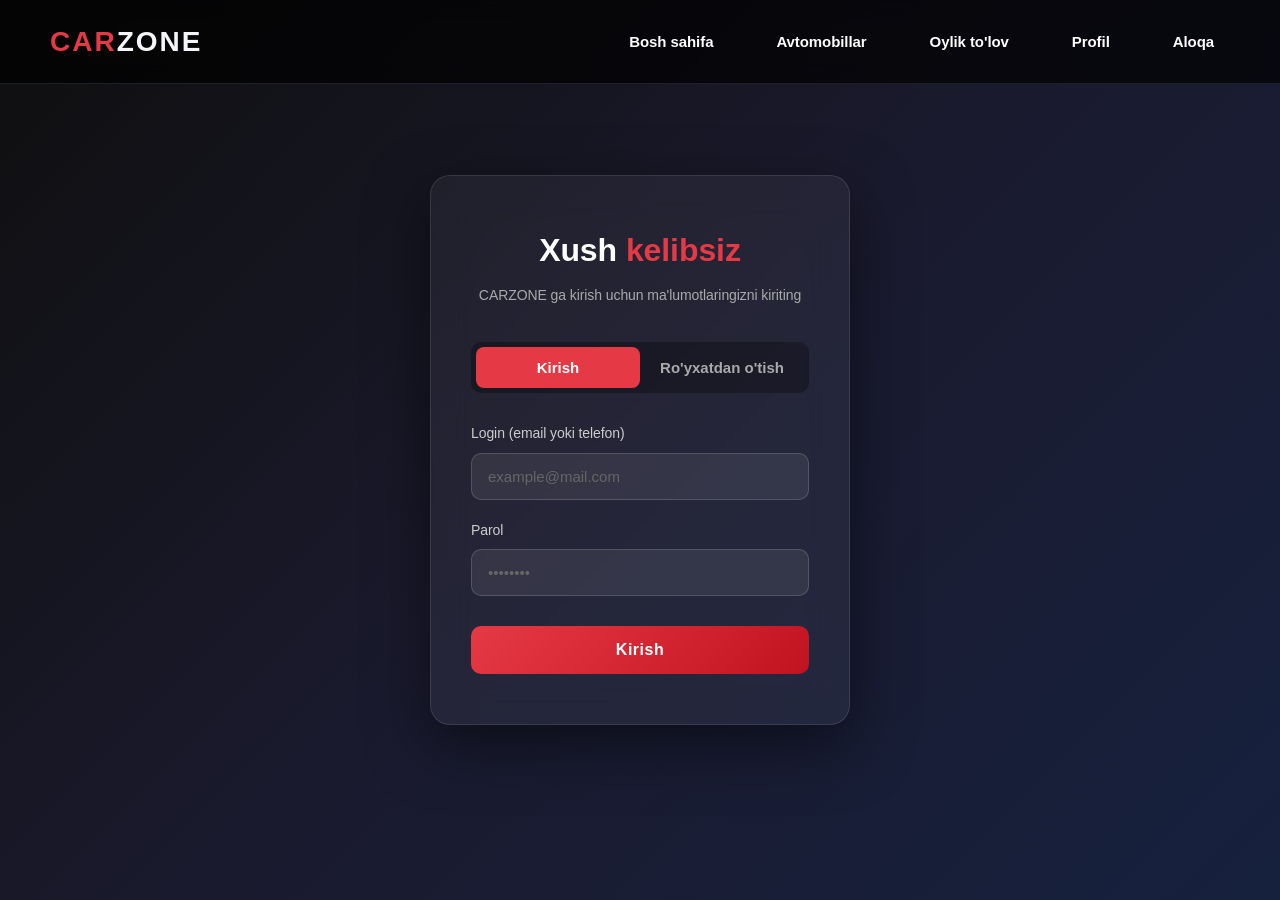
<file: login.html>
<!DOCTYPE html>
<html lang="uz">
<head>
    <meta charset="UTF-8">
    <meta name="viewport" content="width=device-width, initial-scale=1.0">

    <title>Kirish - CARZONE</title>

    <link rel="stylesheet" href="./css/style.css">

    <style>
        * {
            margin: 0;
            padding: 0;
            box-sizing: border-box;
            font-family: 'Segoe UI', Tahoma, Geneva, Verdana, sans-serif;
        }

        body {
            background: linear-gradient(135deg, #0f0f0f 0%, #1a1a2e 50%, #16213e 100%);
            min-height: 100vh;
            display: flex;
            flex-direction: column;
            align-items: center;
            justify-content: center;
            color: #fff;
        }

        header {
            position: absolute;
            top: 0;
            left: 0;
            right: 0;
            display: flex;
            justify-content: space-between;
            align-items: center;
            padding: 20px 50px;
            background: rgba(0, 0, 0, 0.7);
            backdrop-filter: blur(10px);
        }

        .logo {
            font-size: 28px;
            font-weight: bold;
            letter-spacing: 2px;
        }

        .logo span {
            color: #e63946;
        }

        nav a {
            color: #fff;
            text-decoration: none;
            margin-left: 25px;
            font-size: 15px;
            transition: color 0.3s;
        }

        nav a:hover {
            color: #e63946;
        }

        .login-container {
            background: rgba(255, 255, 255, 0.05);
            backdrop-filter: blur(20px);
            border: 1px solid rgba(255, 255, 255, 0.1);
            border-radius: 20px;
            padding: 50px 40px;
            width: 420px;
            box-shadow: 0 20px 60px rgba(0, 0, 0, 0.5);
        }

        .login-container h1 {
            text-align: center;
            font-size: 32px;
            margin-bottom: 10px;
        }

        .login-container h1 span {
            color: #e63946;
        }

        .login-subtitle {
            text-align: center;
            color: #aaa;
            margin-bottom: 35px;
            font-size: 14px;
        }
        main {
    background: linear-gradient(
        rgba(0, 255, 255, 0.534),
        rgb(0, 0, 0)
    );
}
        .tab-buttons {
            display: flex;
            margin-bottom: 30px;
            background: rgba(0, 0, 0, 0.3);
            border-radius: 10px;
            padding: 5px;
        }

        .tab-btn {
            flex: 1;
            padding: 12px;
            background: transparent;
            border: none;
            color: #aaa;
            font-size: 15px;
            font-weight: 600;
            cursor: pointer;
            border-radius: 8px;
            transition: all 0.3s;
        }

        .tab-btn.active {
            background: #e63946;
            color: #fff;
        }

        .form-group {
            margin-bottom: 20px;
        }

        .form-group label {
            display: block;
            margin-bottom: 8px;
            color: #ccc;
            font-size: 14px;
            font-weight: 500;
        }

        .form-group input {
            width: 100%;
            padding: 14px 16px;
            background: rgba(255, 255, 255, 0.08);
            border: 1px solid rgba(255, 255, 255, 0.15);
            border-radius: 10px;
            color: #fff;
            font-size: 15px;
            transition: all 0.3s;
        }

        .form-group input:focus {
            outline: none;
            border-color: #e63946;
            background: rgba(255, 255, 255, 0.12);
        }

        .form-group input::placeholder {
            color: #666;
        }

        .submit-btn {
            width: 100%;
            padding: 15px;
            background: linear-gradient(135deg, #e63946 0%, #c1121f 100%);
            border: none;
            border-radius: 10px;
            color: #fff;
            font-size: 16px;
            font-weight: 600;
            cursor: pointer;
            margin-top: 10px;
            transition: all 0.3s;
            letter-spacing: 0.5px;
        }

        .submit-btn:hover {
            transform: translateY(-2px);
            box-shadow: 0 10px 25px rgba(230, 57, 70, 0.4);
        }

        .form-section {
            display: none;
        }

        .form-section.active {
            display: block;
            animation: fadeIn 0.4s ease;
        }
        .hero::before {
    content: '';
    position: absolute;
    top: 0;
    left: 0;
    right: 0;
    bottom: 0;
    background-image: 
        linear-gradient(rgba(0, 255, 200, 0.03) 1px, transparent 1px),
        linear-gradient(90deg, rgba(0, 255, 200, 0.03) 1px, transparent 1px);
    background-size: 50px 50px;
    pointer-events: none;
}.hero {
    min-height: 100vh;
    background: url('evolt-bg.png') center/cover no-repeat;
    position: relative;
}
        @keyframes fadeIn {
            from { opacity: 0; transform: translateY(10px); }
            to { opacity: 1; transform: translateY(0); }
        }

        .error-msg {
            color: #ff6b6b;
            font-size: 13px;
            margin-top: 8px;
            display: none;
        }

        .success-msg {
            color: #51cf66;
            font-size: 13px;
            margin-top: 8px;
            display: none;
        }

        @media (max-width: 500px) {
            .login-container {
                width: 90%;
                padding: 35px 25px;
            }

            header {
                padding: 15px 20px;
            }

            nav a {
                margin-left: 15px;
                font-size: 13px;
            }
        }
    </style>
</head>

<body>

<header>
    <div class="logo">
        <span>CAR</span>ZONE
    </div>

    <nav>
        <a href="index.html">Bosh sahifa</a>
        <a href="index.html">Avtomobillar</a>
        <a href="#">Oylik to'lov</a>
        <a href="#">Profil</a>
        <a href="#">Aloqa</a>
    </nav>
</header>

<div class="login-container">

    <h1>Xush <span>kelibsiz</span></h1>
    <p class="login-subtitle">CARZONE ga kirish uchun ma'lumotlaringizni kiriting</p>

    <div class="tab-buttons">
        <button class="tab-btn active" data-tab="login">Kirish</button>
        <button class="tab-btn" data-tab="register">Ro'yxatdan o'tish</button>
    </div>

    <!-- KIRISH FORMASI -->
    <form id="loginForm" class="form-section active">

        <div class="form-group">
            <label>Login (email yoki telefon)</label>
            <input
                type="text"
                id="loginEmail"
                placeholder="example@mail.com"
                required
            >
        </div>

        <div class="form-group">
            <label>Parol</label>
            <input
                type="password"
                id="loginPassword"
                placeholder="••••••••"
                required
            >
        </div>

        <p class="error-msg" id="loginError">Login yoki parol noto'g'ri!</p>

        <button type="submit" class="submit-btn">Kirish</button>
    </form>

    <!-- RO'YXATDAN O'TISH FORMASI -->
    <form id="registerForm" class="form-section">

        <div class="form-group">
            <label>To'liq ismingiz</label>
            <input
                type="text"
                id="regName"
                placeholder="Ismingizni kiriting"
                required
            >
        </div>

        <div class="form-group">
            <label>Email</label>
            <input
                type="email"
                id="regEmail"
                placeholder="example@mail.com"
                required
            >
        </div>

        <div class="form-group">
            <label>Telefon raqam</label>
            <input
                type="tel"
                id="regPhone"
                placeholder="+998 90 123 45 67"
                required
            >
        </div>

        <div class="form-group">
            <label>Parol</label>
            <input
                type="password"
                id="regPassword"
                placeholder="Kamida 6 ta belgi"
                required
            >
        </div>

        <div class="form-group">
            <label>Parolni tasdiqlang</label>
            <input
                type="password"
                id="regConfirm"
                placeholder="Parolni qayta kiriting"
                required
            >
        </div>

        <p class="error-msg" id="regError"></p>
        <p class="success-msg" id="regSuccess">Ro'yxatdan o'tish muvaffaqiyatli! Endi tizimga kiring.</p>

        <button type="submit" class="submit-btn">Ro'yxatdan o'tish</button>
    </form>

</div>

<script>

// Tab almashish
const tabButtons = document.querySelectorAll(".tab-btn");
const loginForm = document.getElementById("loginForm");
const registerForm = document.getElementById("registerForm");

tabButtons.forEach(btn => {
    btn.addEventListener("click", () => {
        tabButtons.forEach(b => b.classList.remove("active"));
        btn.classList.add("active");

        if (btn.dataset.tab === "login") {
            loginForm.classList.add("active");
            registerForm.classList.remove("active");
        } else {
            registerForm.classList.add("active");
            loginForm.classList.remove("active");
        }
    });
});

// ============ RO'YXATDAN O'TISH ============
registerForm.addEventListener("submit", function(event) {
    event.preventDefault();

    const name = document.getElementById("regName").value.trim();
    const email = document.getElementById("regEmail").value.trim();
    const phone = document.getElementById("regPhone").value.trim();
    const password = document.getElementById("regPassword").value;
    const confirm = document.getElementById("regConfirm").value;

    const errorMsg = document.getElementById("regError");
    const successMsg = document.getElementById("regSuccess");

    errorMsg.style.display = "none";
    successMsg.style.display = "none";

    // Tekshiruvlar
    if (name.length < 2) {
        errorMsg.textContent = "Ism kamida 2 ta harfdan iborat bo'lishi kerak!";
        errorMsg.style.display = "block";
        return;
    }

    if (password.length < 6) {
        errorMsg.textContent = "Parol kamida 6 ta belgidan iborat bo'lishi kerak!";
        errorMsg.style.display = "block";
        return;
    }

    if (password !== confirm) {
        errorMsg.textContent = "Parollar mos kelmadi!";
        errorMsg.style.display = "block";
        return;
    }

    // Foydalanuvchini localStorage ga saqlash
    const users = JSON.parse(localStorage.getItem("carzone_users") || "[]");

    // Email allaqachon ro'yxatdan o'tganmi tekshirish
    const exists = users.find(u => u.email === email);
    if (exists) {
        errorMsg.textContent = "Bu email allaqachon ro'yxatdan o'tgan!";
        errorMsg.style.display = "block";
        return;
    }

    users.push({
        name: name,
        email: email,
        phone: phone,
        password: password,
        date: new Date().toLocaleString('uz-UZ')
    });

    localStorage.setItem("carzone_users", JSON.stringify(users));

    // Muvaffaqiyat
    successMsg.style.display = "block";
    registerForm.reset();

    // 2 soniyadan keyin login tabiga o'tish
    setTimeout(() => {
        tabButtons[0].click();
        successMsg.style.display = "none";
    }, 2000);
});

// ============ KIRISH ============
loginForm.addEventListener("submit", function(event) {
    event.preventDefault();

    const email = document.getElementById("loginEmail").value.trim();
    const password = document.getElementById("loginPassword").value;
    const errorMsg = document.getElementById("loginError");

    errorMsg.style.display = "none";

    const users = JSON.parse(localStorage.getItem("carzone_users") || "[]");

    // Foydalanuvchini topish
    const user = users.find(u => 
        (u.email === email || u.phone === email) && u.password === password
    );

    if (!user) {
        errorMsg.textContent = "Login yoki parol noto'g'ri!";
        errorMsg.style.display = "block";
        return;
    }

    // Tizimga kirgan foydalanuvchini saqlash
    localStorage.setItem("currentUser", JSON.stringify(user));

    // Xush kelibsiz xabari va index.html ga yo'naltirish
    alert("Xush kelibsiz, " + user.name + "!");
    window.location.href = "index.html";
});

// ============ DEMO HISOB ============
// Agar foydalanuvchilar ro'yxati bo'sh bo'lsa, demo hisob qo'shamiz
(function() {
    const users = JSON.parse(localStorage.getItem("carzone_users") || "[]");
    if (users.length === 0) {
        users.push({
            name: "Demo Foydalanuvchi",
            email: "demo@carzone.uz",
            phone: "+998 90 123 45 67",
            password: "demo123",
            date: new Date().toLocaleString('uz-UZ')
        });
        localStorage.setItem("carzone_users", JSON.stringify(users));
        console.log("Demo hisob yaratildi:");
        console.log("Email: demo@carzone.uz");
        console.log("Parol: demo123");
    }
})();

</script>

</body>
</html>
</file>
<file: css/style.css>
@import url('https://fonts.googleapis.com/css2?family=Inter:wght@400;500;600;700;800;900&display=swap');

/* =====================================================
   CARZONE — PREMIUM UI
   Barcha class nomlari saqlangan, faqat dizayn yangilangan
===================================================== */

:root {
    --bg: #07090c;
    --bg-soft: #0b0f14;
    --surface: #10151b;
    --surface-2: #151b23;
    --line: #232b35;
    --line-soft: #1a2129;
    --text: #f3f5f8;
    --muted: #8a94a1;
    --muted-2: #626c78;
    --accent: #e50914;
    --accent-hover: #ff2a35;
    --accent-grad: linear-gradient(135deg, #ff2a35 0%, #c20711 100%);
    --success: #3bd16f;
    --danger: #ff4550;

    --r-sm: 8px;
    --r-md: 12px;
    --r-lg: 18px;
    --r-xl: 24px;

    --shadow-sm: 0 2px 8px rgba(0, 0, 0, 0.25);
    --shadow-md: 0 12px 32px rgba(0, 0, 0, 0.35);
    --shadow-lg: 0 28px 70px rgba(0, 0, 0, 0.5);
    --glow: 0 10px 30px rgba(229, 9, 20, 0.28);

    --ease: cubic-bezier(0.22, 0.61, 0.36, 1);
    --t: 0.3s var(--ease);
}

/* ================= RESET / BASE ================= */

* {
    margin: 0;
    padding: 0;
    box-sizing: border-box;
}

html {
    scroll-behavior: smooth;
    -webkit-text-size-adjust: 100%;
}

body {
    font-family: 'Inter', system-ui, -apple-system, 'Segoe UI', sans-serif;
    background: var(--bg);
    color: var(--text);
    line-height: 1.55;
    letter-spacing: -0.005em;
    -webkit-font-smoothing: antialiased;
    -moz-osx-font-smoothing: grayscale;
    overflow-x: hidden;
}

main {
    width: 90%;
    max-width: 1370px;
    min-height: 700px;
    margin: auto;
    padding-bottom: 80px;
    background: radial-gradient(
        ellipse 80% 40% at 50% 0%,
        rgba(229, 9, 20, 0.10),
        transparent 70%
    );
}

a {
    text-decoration: none;
    color: inherit;
}

img {
    max-width: 100%;
}

button,
input,
select,
textarea {
    font-family: inherit;
}

button {
    cursor: pointer;
}

:focus-visible {
    outline: 2px solid var(--accent-hover);
    outline-offset: 3px;
}

::selection {
    background: var(--accent);
    color: #fff;
}

::-webkit-scrollbar {
    width: 10px;
}

::-webkit-scrollbar-track {
    background: var(--bg);
}

::-webkit-scrollbar-thumb {
    background: #28313b;
    border-radius: 10px;
}

::-webkit-scrollbar-thumb:hover {
    background: #3a4551;
}

/* ================= HEADER ================= */

header,
.header {
    width: 100%;
    min-height: 76px;
    display: flex;
    align-items: center;
    justify-content: space-between;
    padding: 0 6%;
    background: rgba(8, 10, 13, 0.78);
    -webkit-backdrop-filter: saturate(160%) blur(18px);
    backdrop-filter: saturate(160%) blur(18px);
    border-bottom: 1px solid var(--line-soft);
    position: sticky;
    top: 0;
    z-index: 1000;
}

.logo {
    font-size: 26px;
    font-weight: 900;
    letter-spacing: -1.2px;
    color: var(--text);
}

.logo span {
    color: var(--accent);
}

nav,
.header nav {
    display: flex;
    align-items: center;
    gap: 6px;
}

nav a,
.header nav a {
    position: relative;
    padding: 9px 16px;
    border-radius: 999px;
    color: #a3acb8;
    font-size: 14px;
    font-weight: 600;
    transition: color var(--t), background var(--t);
}

nav a:hover,
.header nav a:hover {
    color: #fff;
    background: rgba(255, 255, 255, 0.06);
}

nav a.active,
.header nav a.active {
    color: #fff;
    background: rgba(229, 9, 20, 0.14);
    box-shadow: inset 0 0 0 1px rgba(229, 9, 20, 0.35);
}

.menu-btn {
    display: none;
    width: 44px;
    height: 44px;
    align-items: center;
    justify-content: center;
    background: var(--surface);
    border: 1px solid var(--line);
    border-radius: var(--r-sm);
    color: #fff;
    font-size: 24px;
    line-height: 1;
    transition: border-color var(--t), background var(--t);
}

.menu-btn:hover {
    border-color: var(--accent);
}

/* ================= BUTTONS ================= */

.main-btn,
.confirm-btn,
.buy-btn,
.calculate-btn,
.login-btn {
    display: inline-flex;
    align-items: center;
    justify-content: center;
    gap: 8px;
    border: none;
    background: var(--accent-grad);
    color: #fff;
    padding: 15px 28px;
    border-radius: var(--r-md);
    font-size: 15px;
    font-weight: 700;
    letter-spacing: 0.01em;
    box-shadow: var(--glow);
    transition: transform var(--t), box-shadow var(--t), filter var(--t);
}

.main-btn:hover,
.confirm-btn:hover,
.buy-btn:hover,
.calculate-btn:hover,
.login-btn:hover {
    transform: translateY(-2px);
    filter: brightness(1.1);
    box-shadow: 0 16px 38px rgba(229, 9, 20, 0.38);
}

.main-btn:active,
.confirm-btn:active,
.buy-btn:active,
.calculate-btn:active,
.login-btn:active {
    transform: translateY(0);
}

.confirm-btn,
.buy-btn {
    width: 100%;
    height: 54px;
    padding: 0 24px;
}

.confirm-btn {
    margin-top: 30px;
}

.calculate-btn,
.login-btn {
    width: 100%;
    margin-top: 10px;
}

.outline-btn {
    display: inline-flex;
    align-items: center;
    justify-content: center;
    background: rgba(255, 255, 255, 0.04);
    border: 1px solid rgba(255, 255, 255, 0.22);
    color: #fff;
    padding: 14px 28px;
    border-radius: var(--r-md);
    font-size: 15px;
    font-weight: 600;
    -webkit-backdrop-filter: blur(8px);
    backdrop-filter: blur(8px);
    transition: var(--t);
}

.outline-btn:hover {
    border-color: #fff;
    background: rgba(255, 255, 255, 0.1);
    transform: translateY(-2px);
}

/* ================= HERO ================= */

.hero {
    min-height: 680px;
    display: flex;
    align-items: center;
    padding: 90px 7%;
    background:
        linear-gradient(
            90deg,
            rgba(7, 9, 12, 0.96) 0%,
            rgba(7, 9, 12, 0.78) 45%,
            rgba(7, 9, 12, 0.3) 100%
        ),
        linear-gradient(180deg, transparent 60%, var(--bg) 100%),
        url("https://images.unsplash.com/photo-1492144534655-ae79c964c9d7?auto=format&fit=crop&w=1800&q=85");
    background-size: cover;
    background-position: center;
}

.hero-content {
    max-width: 700px;
}

.hero-small {
    display: inline-block;
    color: #ff6a72;
    background: rgba(229, 9, 20, 0.12);
    border: 1px solid rgba(229, 9, 20, 0.35);
    padding: 7px 14px;
    border-radius: 999px;
    font-weight: 700;
    font-size: 12px;
    letter-spacing: 2px;
    margin-bottom: 24px;
}

.hero h1 {
    font-size: clamp(42px, 7vw, 84px);
    line-height: 1.02;
    letter-spacing: -0.035em;
    font-weight: 900;
    margin-bottom: 26px;
}

.hero h1 span {
    color: var(--accent);
}

.hero p:not(.hero-small) {
    color: #b9c0ca;
    font-size: 17px;
    line-height: 1.75;
    max-width: 560px;
    margin-bottom: 38px;
}

.hero-buttons {
    display: flex;
    gap: 14px;
    flex-wrap: wrap;
}

/* ================= SECTIONS ================= */

.section {
    padding: 96px 7%;
}

.dark-section {
    background: var(--bg-soft);
    border-top: 1px solid var(--line-soft);
    border-bottom: 1px solid var(--line-soft);
}

.section-title {
    text-align: center;
    margin-bottom: 56px;
}

.section-title p,
.page-header p {
    color: var(--accent-hover);
    font-size: 12px;
    font-weight: 700;
    letter-spacing: 3px;
    margin-bottom: 12px;
}

.section-title h2 {
    font-size: clamp(28px, 4vw, 42px);
    letter-spacing: -0.025em;
    line-height: 1.15;
}

/* ================= BRAND BUTTONS ================= */

.brands {
    display: flex;
    justify-content: center;
    align-items: center;
    flex-wrap: wrap;
    gap: 12px;
    padding: 40px 20px;
}

.brand-filter {
    display: flex;
    justify-content: center;
    align-items: center;
    flex-wrap: wrap;
    gap: 10px;
    margin-top: 64px;
    margin-bottom: 48px;
}

.brand-btn,
.brands button,
.filter-btn {
    min-width: 100px;
    height: 46px;
    padding: 0 24px;
    display: inline-flex;
    align-items: center;
    justify-content: center;
    background: var(--surface);
    border: 1px solid var(--line);
    border-radius: 999px;
    color: #b4bcc7;
    font-size: 14px;
    font-weight: 600;
    transition: var(--t);
}

.brands button {
    padding: 0 28px;
    color: #fff;
}

.filter-btn {
    min-width: 0;
    height: auto;
    padding: 12px 22px;
}

.brand-btn:hover,
.brands button:hover,
.filter-btn:hover {
    color: #fff;
    border-color: var(--accent);
    background: var(--surface-2);
    transform: translateY(-2px);
}

.brand-btn.active,
.active-filter {
    color: #fff;
    background: var(--accent-grad);
    border-color: transparent;
    box-shadow: var(--glow);
}

.brand-logo {
    font-size: 19px;
    margin-right: 7px;
}

.tesla {
    color: var(--accent);
    font-size: 20px;
    font-weight: 900;
    margin-right: 7px;
}

/* ================= SEARCH ================= */

.search-container {
    max-width: 620px;
    margin: 40px auto 30px;
    padding: 0 20px;
}

.search-container input {
    width: 100%;
    padding: 17px 26px;
    border-radius: 999px;
    border: 1px solid var(--line);
    background: var(--surface);
    color: #fff;
    font-size: 16px;
    outline: none;
    box-shadow: var(--shadow-sm);
    transition: border-color var(--t), box-shadow var(--t), background var(--t);
}

.search-container input:focus {
    border-color: var(--accent);
    background: var(--surface-2);
    box-shadow: 0 0 0 4px rgba(229, 9, 20, 0.16);
}

.search-container input::placeholder {
    color: var(--muted-2);
}

/* ================= CAR GRIDS ================= */

.cars {
    width: 94%;
    max-width: 1500px;
    margin: 0 auto 60px;
    display: grid;
    grid-template-columns: repeat(5, 1fr);
    gap: 22px;
}

.cars-grid {
    display: grid;
    grid-template-columns: repeat(3, 1fr);
    gap: 26px;
}

.car-grid {
    display: grid;
    grid-template-columns: repeat(3, minmax(0, 1fr));
    gap: 26px;
}

/* ================= CAR CARD ================= */

.car-card {
    display: flex;
    flex-direction: column;
    overflow: hidden;
    background: var(--surface);
    border: 1px solid var(--line);
    border-radius: var(--r-lg);
    cursor: pointer;
    box-shadow: var(--shadow-sm);
    transition: transform 0.35s var(--ease), border-color 0.35s var(--ease), box-shadow 0.35s var(--ease);
    animation: showCard 0.45s var(--ease);
}

.car-card:hover {
    transform: translateY(-6px);
    border-color: rgba(229, 9, 20, 0.55);
    box-shadow: var(--shadow-md), 0 0 0 1px rgba(229, 9, 20, 0.12);
}

.car-card.hidden {
    display: none !important;
}

@keyframes showCard {
    from {
        opacity: 0;
        transform: translateY(12px);
    }
    to {
        opacity: 1;
        transform: translateY(0);
    }
}

/* Bir xil o'lchamdagi rasmlar */
.car-card img,
.car-image {
    width: 100%;
    aspect-ratio: 16 / 10;
    height: auto;
    object-fit: cover;
    display: block;
    transition: transform 0.6s var(--ease);
}

.car-card:hover img,
.car-card:hover .car-image {
    transform: scale(1.05);
}

.car-card {
    isolation: isolate;
}

.car-info {
    display: flex;
    flex-direction: column;
    flex: 1;
    padding: 22px 22px 24px;
    background: var(--surface);
    position: relative;
    z-index: 1;
}

.car-brand {
    color: var(--accent-hover);
    font-size: 12px;
    font-weight: 700;
    letter-spacing: 1.5px;
    margin-bottom: 8px;
}

.car-info h3 {
    font-size: 19px;
    font-weight: 700;
    letter-spacing: -0.01em;
    color: #eef1f5;
    margin: 4px 0 16px;
}

.car-name {
    font-size: 23px;
    font-weight: 800;
    letter-spacing: -0.02em;
    margin-bottom: 8px;
}

.car-specs,
.car-info > p {
    color: var(--muted);
    font-size: 14px;
    margin-bottom: 20px;
}

.price {
    font-size: 20px;
    font-weight: 800;
    letter-spacing: -0.01em;
    margin-bottom: 14px;
}

.details {
    display: flex;
    justify-content: space-between;
    gap: 8px;
    margin-top: auto;
    padding-top: 14px;
    border-top: 1px solid var(--line-soft);
    color: var(--muted);
    font-size: 12px;
}

.car-bottom {
    display: flex;
    align-items: center;
    justify-content: space-between;
    margin-top: auto;
    padding-top: 16px;
    border-top: 1px solid var(--line-soft);
}

.car-price,
.car-bottom strong {
    font-size: 22px;
    font-weight: 800;
    letter-spacing: -0.02em;
}

.detail,
.car-bottom button {
    background: none;
    border: none;
    color: var(--accent-hover);
    font-size: 13px;
    font-weight: 700;
    transition: color var(--t), transform var(--t);
}

.car-card:hover .detail,
.car-bottom button:hover {
    color: #fff;
    transform: translateX(3px);
}

/* ================= PAGE HEADER ================= */

.page-header {
    text-align: center;
    padding: 110px 20px 84px;
    background:
        linear-gradient(180deg, rgba(7, 9, 12, 0.72), var(--bg) 100%),
        radial-gradient(ellipse 60% 80% at 50% 0%, rgba(229, 9, 20, 0.25), transparent 70%),
        url("https://images.unsplash.com/photo-1503376780353-7e6692767b70?auto=format&fit=crop&w=1600&q=80");
    background-position: center;
    background-size: cover;
}

.page-header h1 {
    font-size: clamp(36px, 6vw, 58px);
    letter-spacing: -0.03em;
    line-height: 1.08;
    margin-bottom: 14px;
}

.page-header span {
    color: #a3acb8;
}

/* ================= FILTER ================= */

.filter-box {
    display: flex;
    justify-content: center;
    gap: 10px;
    flex-wrap: wrap;
    margin-bottom: 50px;
}

/* ================= BUY PAGE ================= */

.buy-page {
    min-height: 700px;
    display: flex;
    justify-content: center;
    align-items: flex-start;
    padding: 72px 20px;
}

.buy-box {
    width: 100%;
    max-width: 560px;
    background: var(--surface);
    border: 1px solid var(--line);
    border-radius: var(--r-xl);
    padding: 42px;
    box-shadow: var(--shadow-lg);
}

.buy-box h1 {
    font-size: 30px;
    letter-spacing: -0.02em;
    margin-bottom: 10px;
}

.buy-subtitle {
    color: var(--muted);
    font-size: 14px;
    margin-bottom: 30px;
}

.buy-box label {
    display: block;
    color: #d5dbe2;
    font-size: 13px;
    font-weight: 600;
    margin: 18px 0 8px;
}

.buy-box input,
.buy-box select {
    width: 100%;
    height: 50px;
    background: var(--bg-soft);
    border: 1px solid var(--line);
    border-radius: var(--r-md);
    color: #fff;
    padding: 0 16px;
    outline: none;
    font-size: 14px;
    transition: border-color var(--t), box-shadow var(--t);
}

.buy-box input:focus,
.buy-box select:focus {
    border-color: var(--accent);
    box-shadow: 0 0 0 4px rgba(229, 9, 20, 0.14);
}

.buy-box select option {
    background: var(--surface-2);
    color: #fff;
}

/* ================= FORM FIELDS (umumiy) ================= */

.input-group {
    margin-bottom: 20px;
}

.input-group label {
    display: block;
    margin-bottom: 8px;
    color: #b8bfc9;
    font-size: 13px;
    font-weight: 600;
}

.input-group input,
.input-group select,
.contact-form input,
.contact-form textarea {
    width: 100%;
    background: var(--bg-soft);
    border: 1px solid var(--line);
    color: #fff;
    padding: 14px 16px;
    border-radius: var(--r-md);
    font-size: 14px;
    outline: none;
    transition: border-color var(--t), box-shadow var(--t);
}

.input-group input:focus,
.input-group select:focus,
.contact-form input:focus,
.contact-form textarea:focus {
    border-color: var(--accent);
    box-shadow: 0 0 0 4px rgba(229, 9, 20, 0.14);
}

.input-group input::placeholder,
.contact-form input::placeholder,
.contact-form textarea::placeholder {
    color: var(--muted-2);
}

/* ================= DETAIL ================= */

.detail-section {
    padding: 90px 7%;
}

.detail-container {
    display: grid;
    grid-template-columns: 1.1fr 1fr;
    gap: 60px;
    align-items: center;
}

.detail-image {
    width: 100%;
    height: 500px;
    object-fit: cover;
    border-radius: var(--r-xl);
    border: 1px solid var(--line);
    box-shadow: var(--shadow-lg);
}

.detail-brand {
    color: var(--accent-hover);
    font-size: 13px;
    font-weight: 700;
    letter-spacing: 2px;
}

.detail-info h1 {
    font-size: clamp(36px, 5vw, 56px);
    letter-spacing: -0.03em;
    line-height: 1.08;
    margin: 14px 0;
}

.detail-price {
    font-size: 36px;
    font-weight: 800;
    letter-spacing: -0.02em;
    margin-bottom: 30px;
}

.specs {
    display: grid;
    grid-template-columns: repeat(2, 1fr);
    gap: 14px;
    margin-bottom: 30px;
}

.spec {
    background: var(--surface);
    border: 1px solid var(--line);
    padding: 18px;
    border-radius: var(--r-md);
    transition: border-color var(--t), transform var(--t);
}

.spec:hover {
    border-color: #36414d;
    transform: translateY(-2px);
}

.spec span {
    display: block;
    color: var(--muted);
    font-size: 12px;
    margin-bottom: 6px;
}

.spec strong {
    font-size: 15px;
}

/* ================= PAYMENT ================= */

.payment-section {
    padding: 80px 20px;
    display: flex;
    justify-content: center;
}

.payment-box {
    width: 100%;
    max-width: 600px;
    background: var(--surface);
    border: 1px solid var(--line);
    border-radius: var(--r-xl);
    padding: 42px;
    box-shadow: var(--shadow-lg);
}

.payment-box h2 {
    font-size: 30px;
    letter-spacing: -0.02em;
    margin-bottom: 10px;
}

.payment-desc {
    color: var(--muted);
    margin-bottom: 30px;
    line-height: 1.65;
}

.payment-result {
    text-align: center;
    background: var(--bg-soft);
    border: 1px solid var(--line);
    padding: 26px;
    border-radius: var(--r-lg);
    margin-top: 30px;
}

.payment-result p {
    color: var(--muted);
    margin-bottom: 8px;
}

.payment-result h3 {
    font-size: 42px;
    letter-spacing: -0.03em;
    color: var(--accent-hover);
    margin-bottom: 8px;
}

.payment-result span {
    color: var(--muted-2);
    font-size: 12px;
}

/* ================= PROFILE ================= */

.profile-section {
    padding: 80px 20px;
    display: flex;
    justify-content: center;
}

.profile-card {
    width: 100%;
    max-width: 500px;
    text-align: center;
    background: var(--surface);
    border: 1px solid var(--line);
    border-radius: var(--r-xl);
    padding: 46px;
    box-shadow: var(--shadow-lg);
}

.avatar {
    width: 100px;
    height: 100px;
    display: flex;
    align-items: center;
    justify-content: center;
    margin: 0 auto 20px;
    background: var(--accent-grad);
    border-radius: 50%;
    font-size: 40px;
    font-weight: 900;
    box-shadow: var(--glow), 0 0 0 6px rgba(229, 9, 20, 0.12);
}

.profile-card > p {
    color: var(--muted);
    margin-top: 8px;
}

.profile-info {
    margin: 35px 0;
    border-top: 1px solid var(--line);
    border-bottom: 1px solid var(--line);
}

.profile-info div {
    display: flex;
    justify-content: space-between;
    padding: 17px 0;
    border-bottom: 1px solid var(--line-soft);
}

.profile-info div:last-child {
    border: none;
}

.profile-info span {
    color: var(--muted);
}

.online {
    color: var(--success);
}

/* ================= CONTACT ================= */

.contact-section {
    max-width: 1100px;
    margin: auto;
    padding: 80px 20px;
    display: grid;
    grid-template-columns: 1fr 1fr;
    gap: 60px;
}

.contact-info h2,
.contact-form h2 {
    font-size: 30px;
    letter-spacing: -0.02em;
    margin-bottom: 20px;
}

.contact-info > p {
    color: var(--muted);
    line-height: 1.75;
    margin-bottom: 35px;
}

.contact-item {
    display: flex;
    gap: 18px;
    align-items: center;
    margin-bottom: 22px;
}

.contact-item > span {
    width: 52px;
    height: 52px;
    flex-shrink: 0;
    display: flex;
    align-items: center;
    justify-content: center;
    background: var(--surface);
    border: 1px solid var(--line);
    border-radius: var(--r-md);
    font-size: 20px;
    transition: var(--t);
}

.contact-item:hover > span {
    border-color: var(--accent);
    background: rgba(229, 9, 20, 0.1);
}

.contact-item small {
    display: block;
    color: var(--muted);
    margin-bottom: 4px;
}

.contact-item strong {
    display: block;
    font-size: 14px;
}

.contact-form {
    background: var(--surface);
    border: 1px solid var(--line);
    padding: 36px;
    border-radius: var(--r-xl);
    box-shadow: var(--shadow-md);
}

.contact-form input,
.contact-form textarea {
    margin-bottom: 15px;
}

.contact-form textarea {
    height: 130px;
    resize: vertical;
}

#contactMessage {
    margin-top: 15px;
    color: var(--success);
}

/* ================= LOGIN ================= */

.login-page {
    min-height: 100vh;
    display: flex;
    align-items: center;
    justify-content: center;
    padding: 20px;
    background:
        linear-gradient(rgba(5, 6, 9, 0.86), rgba(5, 6, 9, 0.96)),
        radial-gradient(ellipse 60% 50% at 50% 30%, rgba(229, 9, 20, 0.22), transparent 70%),
        url("https://images.unsplash.com/photo-1493238792000-8113da705763?auto=format&fit=crop&w=1800&q=85");
    background-size: cover;
    background-position: center;
}

.login-container {
    width: 100%;
    max-width: 440px;
    padding: 46px;
    background: rgba(16, 20, 26, 0.88);
    -webkit-backdrop-filter: blur(20px);
    backdrop-filter: blur(20px);
    border: 1px solid var(--line);
    border-radius: var(--r-xl);
    box-shadow: var(--shadow-lg);
}

.login-logo {
    text-align: center;
    font-size: 34px;
    font-weight: 900;
    letter-spacing: -1.2px;
    margin-bottom: 8px;
}

.login-logo span {
    color: var(--accent);
}

.login-subtitle {
    text-align: center;
    color: var(--muted);
    margin-bottom: 35px;
}

.login-error {
    color: var(--danger);
    font-size: 13px;
    min-height: 18px;
}

.login-info {
    color: var(--muted-2);
    font-size: 12px;
    text-align: center;
    margin-top: 25px;
}

/* ================= MODALS ================= */

/* Modal 1: .car-modal */
.car-modal {
    position: fixed;
    inset: 0;
    background: rgba(3, 5, 8, 0.78);
    -webkit-backdrop-filter: blur(8px);
    backdrop-filter: blur(8px);
    display: flex;
    justify-content: center;
    align-items: center;
    padding: 20px;
    opacity: 0;
    visibility: hidden;
    transition: opacity 0.3s var(--ease), visibility 0.3s;
    z-index: 9999;
}

.car-modal.show {
    opacity: 1;
    visibility: visible;
}

.car-modal .modal-content {
    width: 900px;
    max-width: 100%;
    padding: 0;
    background: var(--surface);
    border: 1px solid var(--line);
    border-radius: var(--r-xl);
    overflow: hidden;
    position: relative;
    display: grid;
    grid-template-columns: 1fr 1fr;
    box-shadow: var(--shadow-lg);
    transform: translateY(28px) scale(0.98);
    transition: transform 0.35s var(--ease);
}

.car-modal.show .modal-content {
    transform: translateY(0) scale(1);
}

.car-modal .modal-content > img {
    width: 100%;
    height: 100%;
    min-height: 430px;
    object-fit: cover;
}

.modal-info {
    padding: 40px;
}

.modal-info h2 {
    font-size: 30px;
    letter-spacing: -0.02em;
    margin-bottom: 12px;
}

.modal-price {
    color: var(--accent-hover);
    font-size: 26px;
    font-weight: 800;
    margin-bottom: 28px;
}

.modal-details {
    display: grid;
    grid-template-columns: 1fr 1fr;
    gap: 12px;
    margin-bottom: 24px;
}

.modal-details div {
    background: var(--bg-soft);
    border: 1px solid var(--line);
    border-radius: var(--r-md);
    padding: 14px;
}

.modal-details span {
    display: block;
    color: var(--muted);
    font-size: 12px;
    margin-bottom: 6px;
}

.modal-details strong {
    color: #fff;
    font-size: 14px;
}

#modalDescription {
    color: #a0aab5;
    line-height: 1.75;
    font-size: 14px;
    margin-bottom: 24px;
}

/* Modal 2: .modal */
.modal {
    position: fixed;
    inset: 0;
    background: rgba(3, 5, 8, 0.8);
    -webkit-backdrop-filter: blur(8px);
    backdrop-filter: blur(8px);
    display: none;
    align-items: center;
    justify-content: center;
    padding: 20px;
    z-index: 1000;
}

.modal.show {
    display: flex;
    animation: fadeIn 0.3s var(--ease);
}

@keyframes fadeIn {
    from { opacity: 0; }
    to { opacity: 1; }
}

.modal-box {
    width: 850px;
    max-width: 100%;
    background: var(--surface);
    border: 1px solid var(--line);
    border-radius: var(--r-xl);
    overflow: hidden;
    position: relative;
    display: grid;
    grid-template-columns: 1.1fr 1fr;
    box-shadow: var(--shadow-lg);
}

.modal-box > img {
    width: 100%;
    height: 100%;
    min-height: 390px;
    object-fit: cover;
}

.modal-box .modal-content {
    padding: 46px 36px;
}

.modal-content span {
    color: var(--accent-hover);
    font-size: 13px;
    font-weight: 700;
}

.modal-box .modal-content h2 {
    font-size: 31px;
    letter-spacing: -0.02em;
    margin: 12px 0;
}

.modal-box .modal-content p {
    color: #9aa4af;
    line-height: 1.7;
    margin-bottom: 30px;
}

.modal-box .modal-content h3 {
    font-size: 28px;
    margin-bottom: 24px;
}

/* Yopish tugmalari */
.close-modal,
.close {
    position: absolute;
    right: 14px;
    top: 14px;
    width: 40px;
    height: 40px;
    display: flex;
    align-items: center;
    justify-content: center;
    border-radius: 50%;
    border: 1px solid rgba(255, 255, 255, 0.2);
    background: rgba(8, 10, 13, 0.7);
    -webkit-backdrop-filter: blur(6px);
    backdrop-filter: blur(6px);
    color: #fff;
    font-size: 24px;
    line-height: 1;
    z-index: 10;
    transition: var(--t);
}

.close-modal:hover,
.close:hover {
    background: var(--accent);
    border-color: var(--accent);
    transform: rotate(90deg);
}

/* ================= FOOTER ================= */

footer {
    padding: 40px 7%;
    background: var(--bg-soft);
    border-top: 1px solid var(--line-soft);
    display: flex;
    align-items: center;
    justify-content: space-between;
    gap: 20px;
}

footer p {
    color: var(--muted-2);
    font-size: 13px;
}

/* ================= RESPONSIVE ================= */

@media (max-width: 1280px) {
    .cars {
        grid-template-columns: repeat(4, 1fr);
    }
}

@media (max-width: 1200px) {
    .cars {
        grid-template-columns: repeat(3, 1fr);
    }
}

@media (max-width: 1000px) {
    .cars-grid {
        grid-template-columns: repeat(2, 1fr);
    }
}

/* Planshet / mobil menyu */
@media (max-width: 900px) {
    header,
    .header {
        padding: 0 5%;
    }

    .menu-btn {
        display: inline-flex;
    }

    .header nav {
        display: none;
        position: absolute;
        top: 100%;
        left: 0;
        width: 100%;
        padding: 18px 5% 24px;
        background: rgba(10, 13, 17, 0.97);
        -webkit-backdrop-filter: blur(18px);
        backdrop-filter: blur(18px);
        border-bottom: 1px solid var(--line);
        box-shadow: var(--shadow-md);
        flex-direction: column;
        align-items: stretch;
        gap: 6px;
    }

    .header nav.show {
        display: flex;
        animation: fadeIn 0.25s var(--ease);
    }

    .header nav a {
        padding: 14px 16px;
        border-radius: var(--r-md);
    }

    .car-grid {
        grid-template-columns: repeat(2, minmax(0, 1fr));
    }

    .cars {
        grid-template-columns: repeat(2, 1fr);
    }

    .detail-container {
        grid-template-columns: 1fr;
        gap: 36px;
    }

    .contact-section {
        grid-template-columns: 1fr;
        gap: 40px;
    }

    .section {
        padding: 72px 6%;
    }
}

@media (max-width: 800px) {
    nav {
        gap: 4px;
    }

    nav a {
        font-size: 13px;
        padding: 8px 12px;
    }
}

@media (max-width: 700px) {
    .brand-filter {
        margin-top: 36px;
        margin-bottom: 36px;
        padding: 0 10px;
    }

    .brand-btn {
        min-width: 90px;
    }

    .cars-grid {
        grid-template-columns: 1fr;
    }

    main {
        width: 92%;
    }

    .car-modal .modal-content,
    .modal-box {
        grid-template-columns: 1fr;
        max-height: 90vh;
        overflow-y: auto;
    }

    .car-modal .modal-content > img {
        min-height: 220px;
        height: 220px;
    }

    .modal-box > img {
        height: 230px;
        min-height: 230px;
    }

    .modal-info {
        padding: 26px;
    }

    .modal-info h2 {
        font-size: 24px;
    }

    .modal-box .modal-content {
        padding: 28px 24px;
    }
}

@media (max-width: 600px) {
    .hero {
        min-height: 600px;
        padding: 64px 6%;
    }

    .hero h1 {
        font-size: 44px;
    }

    .hero p:not(.hero-small) {
        font-size: 16px;
    }

    .section {
        padding: 64px 5%;
    }

    .section-title {
        margin-bottom: 40px;
    }

    .car-grid,
    .cars {
        grid-template-columns: 1fr;
    }

    .page-header {
        padding: 76px 20px 56px;
    }

    .detail-section {
        padding: 50px 5%;
    }

    .detail-image {
        height: 300px;
    }

    .specs {
        grid-template-columns: 1fr;
    }

    .buy-box {
        padding: 26px;
    }

    .buy-box h1 {
        font-size: 24px;
    }

    .payment-box,
    .profile-card,
    .contact-form {
        padding: 26px;
    }

    .payment-result h3 {
        font-size: 34px;
    }

    footer {
        flex-direction: column;
        text-align: center;
    }
}

@media (max-width: 550px) {
    header:not(.header) {
        height: auto;
        padding: 18px 20px;
        flex-direction: column;
        gap: 16px;
    }

    header:not(.header) nav {
        flex-wrap: wrap;
        justify-content: center;
    }
}

@media (max-width: 400px) {
    .login-container {
        padding: 30px 20px;
    }

    .hero h1 {
        font-size: 38px;
    }

    .hero-buttons a,
    .hero-buttons button {
        width: 100%;
    }

    .brand-btn,
    .brands button {
        min-width: 0;
        padding: 0 16px;
    }
}

/* Harakatni kamaytirishni xohlaydiganlar uchun */
@media (prefers-reduced-motion: reduce) {
    *,
    *::before,
    *::after {
        animation-duration: 0.01ms !important;
        transition-duration: 0.01ms !important;
        scroll-behavior: auto !important;
    }
}
/* =========================================
   THEME SWITCHER & DYNAMIC BACKGROUNDS
   ========================================= */

/* Floating Theme Toggle Button */
.theme-toggle {
  position: fixed;
  bottom: 30px;
  right: 30px;
  width: 56px;
  height: 56px;
  border-radius: 50%;
  background: var(--primary);
  color: white;
  border: none;
  font-size: 24px;
  cursor: pointer;
  z-index: 9998;
  display: flex;
  align-items: center;
  justify-content: center;
  box-shadow: 0 8px 24px rgba(229, 9, 20, 0.4);
  transition: all 0.3s ease;
}

.theme-toggle:hover {
  transform: scale(1.1) rotate(15deg);
  box-shadow: 0 12px 32px rgba(229, 9, 20, 0.6);
}

/* Theme Panel */
.theme-panel {
  position: fixed;
  bottom: 100px;
  right: 30px;
  background: var(--bg-card);
  border: 1px solid var(--border-color);
  border-radius: var(--radius-lg);
  padding: 16px;
  z-index: 9997;
  box-shadow: var(--shadow-lg);
  opacity: 0;
  visibility: hidden;
  transform: translateY(20px) scale(0.95);
  transition: all 0.3s cubic-bezier(0.4, 0, 0.2, 1);
  min-width: 200px;
}

.theme-panel.show {
  opacity: 1;
  visibility: visible;
  transform: translateY(0) scale(1);
}

.theme-panel h4 {
  font-size: 12px;
  font-weight: 700;
  color: var(--text-muted);
  text-transform: uppercase;
  letter-spacing: 1.5px;
  margin-bottom: 12px;
  padding-bottom: 8px;
  border-bottom: 1px solid var(--border-color);
}

.theme-option {
  display: flex;
  align-items: center;
  gap: 12px;
  width: 100%;
  padding: 12px 14px;
  background: transparent;
  border: 1px solid transparent;
  border-radius: var(--radius-sm);
  color: var(--text-secondary);
  font-size: 14px;
  font-weight: 600;
  cursor: pointer;
  transition: all 0.2s ease;
  text-align: left;
  margin-bottom: 6px;
}

.theme-option:hover {
  background: rgba(255, 255, 255, 0.05);
  border-color: var(--border-color);
  color: var(--text-primary);
}

.theme-option.active {
  background: rgba(229, 9, 20, 0.1);
  border-color: var(--primary);
  color: var(--primary);
}

.theme-option span {
  font-size: 18px;
}

/* =========================================
   THEME: LIGHT MODE
   ========================================= */
body[data-theme="light"] {
  --bg-body: #F8F9FA;
  --bg-card: #FFFFFF;
  --bg-card-hover: #F3F4F6;
  --bg-input: #F1F3F5;
  --border-color: #E5E7EB;
  --border-hover: #D1D5DB;
  --text-primary: #111827;
  --text-secondary: #4B5563;
  --text-muted: #9CA3AF;
  --shadow-sm: 0 4px 6px -1px rgba(0, 0, 0, 0.05);
  --shadow-md: 0 10px 25px -5px rgba(0, 0, 0, 0.1);
  --shadow-lg: 0 20px 40px -10px rgba(0, 0, 0, 0.15);
}

body[data-theme="light"] .header {
  background: rgba(248, 249, 250, 0.9);
}

body[data-theme="light"] .hero {
  background: linear-gradient(135deg, rgba(248,249,250,0.95) 0%, rgba(248,249,250,0.8) 50%, rgba(229,9,20,0.1) 100%),
              url("https://images.unsplash.com/photo-1492144534655-ae79c964c9d7?auto=format&fit=crop&w=1800&q=85");
}

/* =========================================
   THEME: STARRY NIGHT
   ========================================= */
body[data-theme="stars"] {
  background: #0a0e27;
  position: relative;
}

body[data-theme="stars"]::before {
  content: '';
  position: fixed;
  top: 0;
  left: 0;
  width: 100%;
  height: 100%;
  pointer-events: none;
  z-index: -1;
  background: 
    radial-gradient(2px 2px at 20% 30%, white, transparent),
    radial-gradient(2px 2px at 60% 70%, white, transparent),
    radial-gradient(1px 1px at 50% 50%, white, transparent),
    radial-gradient(1px 1px at 80% 10%, white, transparent),
    radial-gradient(2px 2px at 90% 60%, white, transparent),
    radial-gradient(1px 1px at 33% 80%, white, transparent),
    radial-gradient(1px 1px at 15% 90%, white, transparent),
    radial-gradient(2px 2px at 70% 20%, white, transparent);
  background-size: 200% 200%;
  background-repeat: repeat;
  animation: twinkle 8s linear infinite;
}

body[data-theme="stars"]::after {
  content: '';
  position: fixed;
  top: 0;
  left: 0;
  width: 100%;
  height: 100%;
  pointer-events: none;
  z-index: -1;
  background: radial-gradient(ellipse at bottom, #1B2735 0%, #090A0F 100%);
}

body[data-theme="stars"] .car-card,
body[data-theme="stars"] .buy-box,
body[data-theme="stars"] .modal-content,
body[data-theme="stars"] .modal-box {
  background: rgba(17, 20, 26, 0.8);
  backdrop-filter: blur(8px);
}

@keyframes twinkle {
  0% { opacity: 0.5; }
  50% { opacity: 1; }
  100% { opacity: 0.5; }
}

/* Shooting Star Effect */
body[data-theme="stars"] .shooting-star {
  position: fixed;
  width: 100px;
  height: 2px;
  background: linear-gradient(90deg, white, transparent);
  border-radius: 50%;
  animation: shoot 3s ease-in-out infinite;
  pointer-events: none;
  z-index: -1;
}

@keyframes shoot {
  0% {
    transform: translateX(0) translateY(0) rotate(-45deg);
    opacity: 1;
  }
  100% {
    transform: translateX(500px) translateY(500px) rotate(-45deg);
    opacity: 0;
  }
}

/* =========================================
   THEME: MAGIC GRADIENT
   ========================================= */
body[data-theme="magic"] {
  background: linear-gradient(-45deg, #ee7752, #e73c7e, #23a6d5, #23d5ab);
  background-size: 400% 400%;
  animation: gradientShift 15s ease infinite;
}

body[data-theme="magic"]::before {
  content: '';
  position: fixed;
  top: 0;
  left: 0;
  width: 100%;
  height: 100%;
  background: radial-gradient(circle at 20% 50%, rgba(255,255,255,0.1) 0%, transparent 50%),
              radial-gradient(circle at 80% 80%, rgba(255,255,255,0.1) 0%, transparent 50%);
  pointer-events: none;
  z-index: -1;
}

body[data-theme="magic"] .car-card,
body[data-theme="magic"] .buy-box,
body[data-theme="magic"] .modal-content,
body[data-theme="magic"] .modal-box,
body[data-theme="magic"] .header {
  background: rgba(17, 20, 26, 0.85);
  backdrop-filter: blur(12px);
  border: 1px solid rgba(255, 255, 255, 0.1);
}

body[data-theme="magic"] .hero {
  background: linear-gradient(135deg, rgba(0,0,0,0.7) 0%, rgba(0,0,0,0.5) 50%, rgba(229,9,20,0.2) 100%),
              url("https://images.unsplash.com/photo-1492144534655-ae79c964c9d7?auto=format&fit=crop&w=1800&q=85");
}

@keyframes gradientShift {
  0% { background-position: 0% 50%; }
  50% { background-position: 100% 50%; }
  100% { background-position: 0% 50%; }
}

/* =========================================
   THEME: COLORFUL
   ========================================= */
body[data-theme="colorful"] {
  background: #1a1a2e;
  position: relative;
  overflow: hidden;
}

body[data-theme="colorful"]::before {
  content: '';
  position: fixed;
  top: 0;
  left: 0;
  width: 100%;
  height: 100%;
  background: 
    radial-gradient(circle at 10% 20%, rgba(255, 0, 150, 0.3) 0%, transparent 40%),
    radial-gradient(circle at 90% 80%, rgba(0, 200, 255, 0.3) 0%, transparent 40%),
    radial-gradient(circle at 50% 50%, rgba(255, 200, 0, 0.2) 0%, transparent 50%);
  animation: floatColors 20s ease-in-out infinite;
  pointer-events: none;
  z-index: -1;
}

body[data-theme="colorful"] .car-card,
body[data-theme="colorful"] .buy-box,
body[data-theme="colorful"] .modal-content,
body[data-theme="colorful"] .modal-box,
body[data-theme="colorful"] .header {
  background: rgba(17, 20, 26, 0.9);
  backdrop-filter: blur(10px);
  border: 1px solid rgba(255, 255, 255, 0.1);
}

body[data-theme="colorful"] .brand-btn.active,
body[data-theme="colorful"] .filter-btn.active,
body[data-theme="colorful"] .main-btn,
body[data-theme="colorful"] .buy-btn {
  background: linear-gradient(135deg, #667eea 0%, #764ba2 100%);
  border: none;
}

@keyframes floatColors {
  0%, 100% {
    transform: translate(0, 0) scale(1);
  }
  33% {
    transform: translate(30px, -30px) scale(1.1);
  }
  66% {
    transform: translate(-30px, 30px) scale(0.9);
  }
}

/* =========================================
   RESPONSIVE THEME PANEL
   ========================================= */
@media (max-width: 768px) {
  .theme-toggle {
    bottom: 20px;
    right: 20px;
    width: 48px;
    height: 48px;
    font-size: 20px;
  }
  
  .theme-panel {
    bottom: 80px;
    right: 20px;
    min-width: 180px;
    padding: 12px;
  }
}
</file>
